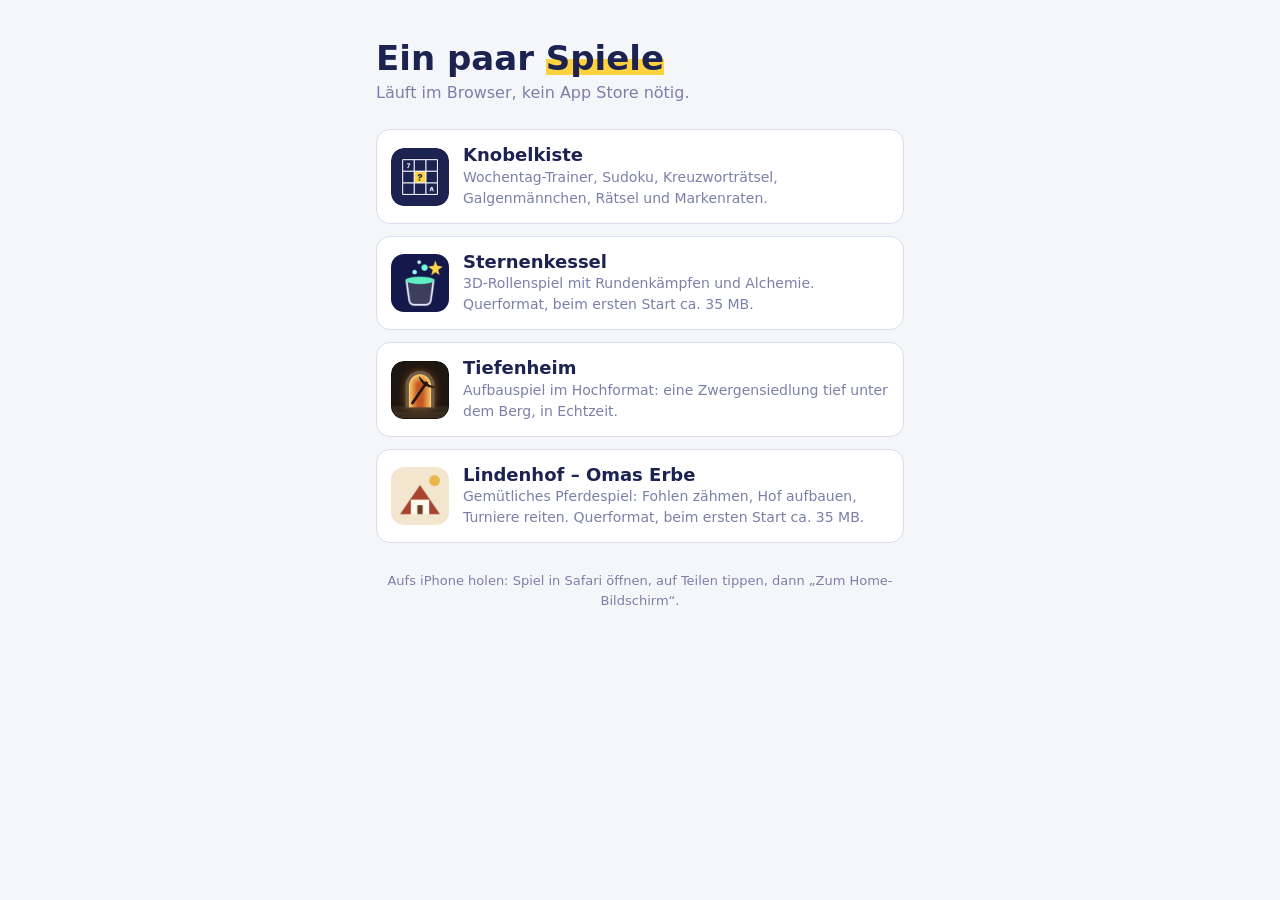
<file: index.html>
<!doctype html>
<html lang="de">
<head>
<meta charset="utf-8">
<meta name="viewport" content="width=device-width, initial-scale=1, viewport-fit=cover">
<title>Spiele</title>
<meta name="description" content="Kleine Spiele zum Knobeln, direkt im Browser.">
<meta name="theme-color" content="#1C2350">
<link rel="icon" type="image/png" href="favicon.png">
<style>
:root {
  --paper: #F5F6FA; --sheet: #FFFFFF; --ink: #1C2350; --muted: #7A80A8; --line: #D9DCEB; --marker: #FFD23F;
  --font: system-ui, -apple-system, "Segoe UI", Roboto, sans-serif;
  --round: ui-rounded, "SF Pro Rounded", "Nunito", system-ui, -apple-system, sans-serif;
  color-scheme: light;
}
@media (prefers-color-scheme: dark) {
  :root:not([data-theme="light"]) { --paper: #12152B; --sheet: #1A1E3B; --ink: #E9EBF8; --muted: #8389B4; --line: #2C3160; color-scheme: dark; }
}
* { box-sizing: border-box; }
body { margin: 0; min-height: 100vh; background: var(--paper); color: var(--ink); font: 16px/1.5 var(--font); }
main { max-width: 560px; margin: 0 auto; padding: calc(env(safe-area-inset-top) + 40px) 16px 40px; }
h1 { margin: 0 0 4px; font: 800 34px/1.1 var(--round); }
h1 mark { background: linear-gradient(transparent 52%, var(--marker) 52%, var(--marker) 92%, transparent 92%); color: inherit; }
.lead { margin: 0 0 24px; color: var(--muted); }
.list { display: grid; gap: 12px; }
a.game {
  display: grid; grid-template-columns: 58px 1fr; gap: 14px; align-items: center;
  padding: 14px; border: 1.5px solid var(--line); border-radius: 14px; background: var(--sheet);
  color: inherit; text-decoration: none;
}
a.game:hover, a.game:focus-visible { border-color: var(--ink); outline: none; }
a.game img { width: 58px; height: 58px; border-radius: 13px; display: block; }
.name { display: block; font: 700 18px/1.25 var(--round); }
.desc { display: block; font-size: 14px; color: var(--muted); }
.foot { margin-top: 28px; font-size: 13px; color: var(--muted); text-align: center; }
</style>
</head>
<body>
<main>
  <h1>Ein paar <mark>Spiele</mark></h1>
  <p class="lead">Läuft im Browser, kein App Store nötig.</p>
  <nav class="list" aria-label="Spiele">
    <a class="game" href="knobelkiste/">
      <img src="knobelkiste/icons/icon-192.png" alt="">
      <span>
        <span class="name">Knobelkiste</span>
        <span class="desc">Wochentag-Trainer, Sudoku, Kreuzworträtsel, Galgenmännchen, Rätsel und Markenraten.</span>
      </span>
    </a>
    <a class="game" href="sternenkessel/">
      <img src="sternenkessel/index.144x144.png" alt="">
      <span>
        <span class="name">Sternenkessel</span>
        <span class="desc">3D-Rollenspiel mit Rundenkämpfen und Alchemie. Querformat, beim ersten Start ca. 35 MB.</span>
      </span>
    </a>
    <a class="game" href="tiefenheim/">
      <img src="tiefenheim/icon-192.png" alt="">
      <span>
        <span class="name">Tiefenheim</span>
        <span class="desc">Aufbauspiel im Hochformat: eine Zwergensiedlung tief unter dem Berg, in Echtzeit.</span>
      </span>
    </a>
    <a class="game" href="lindenhof/">
      <img src="lindenhof/index.144x144.png" alt="">
      <span>
        <span class="name">Lindenhof – Omas Erbe</span>
        <span class="desc">Gemütliches Pferdespiel: Fohlen zähmen, Hof aufbauen, Turniere reiten. Querformat, beim ersten Start ca. 35 MB.</span>
      </span>
    </a>
  </nav>
  <p class="foot">Aufs iPhone holen: Spiel in Safari öffnen, auf Teilen tippen, dann „Zum Home-Bildschirm“.</p>
</main>
<script>
  /* Alten Offline-Speicher aus der Zeit vor dem Umbau entfernen */
  if ('serviceWorker' in navigator) {
    navigator.serviceWorker.getRegistrations().then(function (regs) {
      regs.forEach(function (r) { if (r.scope.replace(/\/$/, '').slice(-6) === '/games') r.update(); });
    }).catch(function () {});
  }
</script>
</body>
</html>
</file>
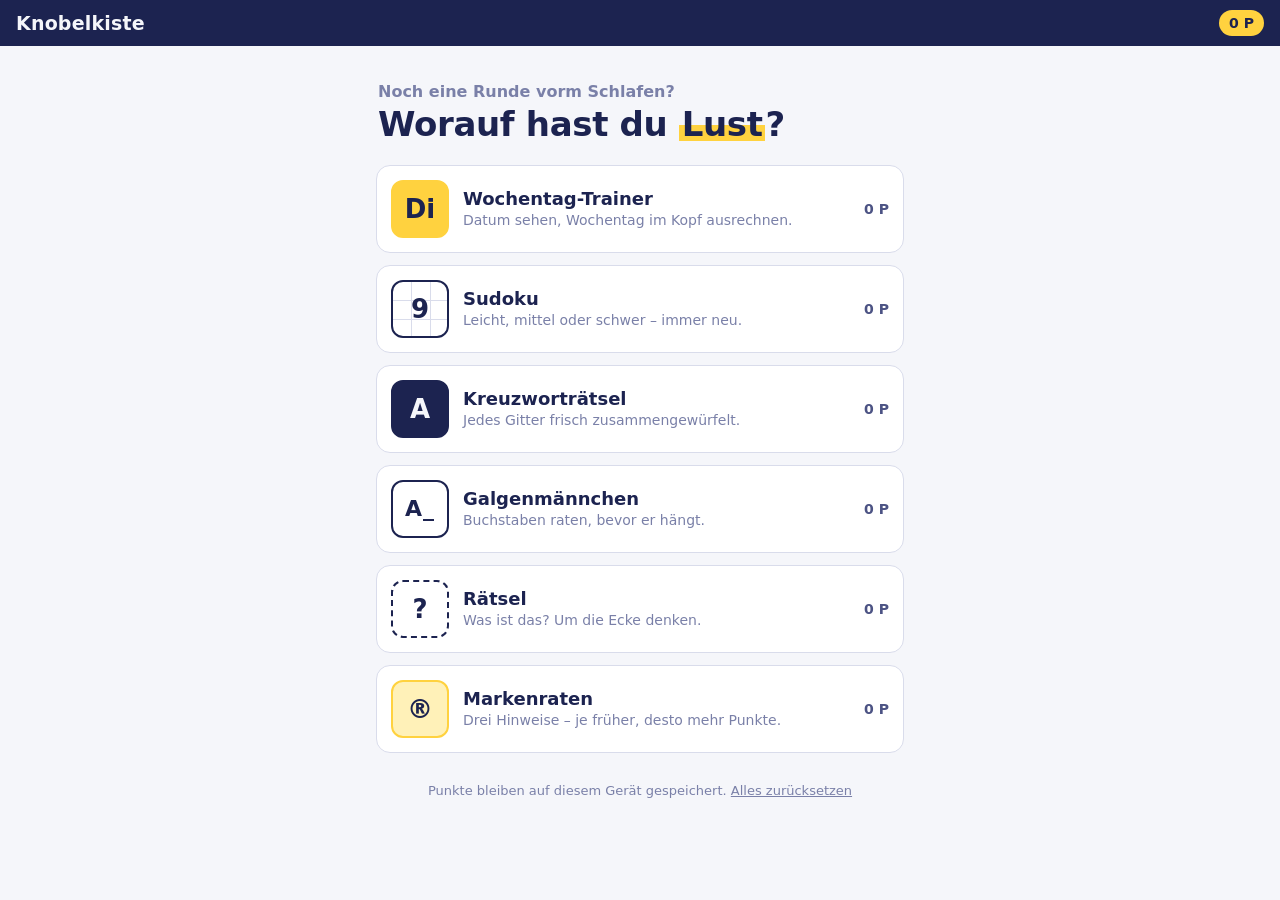
<file: knobelkiste/index.html>
<!doctype html>
<html lang="de">
<head>
<meta charset="utf-8">
<meta name="viewport" content="width=device-width, initial-scale=1, viewport-fit=cover, user-scalable=no">
<title>Knobelkiste</title>
<meta name="description" content="Wochentag-Trainer, Sudoku, Kreuzworträtsel, Galgenmännchen, Rätsel und Markenraten.">
<meta name="theme-color" content="#1C2350">
<meta name="apple-mobile-web-app-capable" content="yes">
<meta name="mobile-web-app-capable" content="yes">
<meta name="apple-mobile-web-app-status-bar-style" content="black-translucent">
<meta name="apple-mobile-web-app-title" content="Knobelkiste">
<link rel="manifest" href="manifest.webmanifest">
<link rel="icon" type="image/png" sizes="192x192" href="icons/icon-192.png">
<link rel="apple-touch-icon" href="icons/apple-touch-icon.png">
<link rel="stylesheet" href="styles.css">
</head>
<body>
<header class="topbar">
  <button class="back" id="backBtn" aria-label="Zurück" hidden>
    <svg viewBox="0 0 24 24" width="24" height="24" aria-hidden="true"><path d="M15 5l-7 7 7 7" fill="none" stroke="currentColor" stroke-width="2.4" stroke-linecap="round" stroke-linejoin="round"/></svg>
  </button>
  <h1 id="title">Knobelkiste</h1>
  <div class="score" id="totalScore" title="Gesamtpunkte"></div>
</header>
<main id="view"></main>
<div class="toast" id="toast" role="status" aria-live="polite"></div>

<script src="js/core.js"></script>
<script src="data/words.js"></script>
<script src="data/riddles.js"></script>
<script src="data/brands.js"></script>
<script src="js/home.js"></script>
<script src="js/doomsday.js"></script>
<script src="js/sudoku.js"></script>
<script src="js/crossword.js"></script>
<script src="js/riddles.js"></script>
<script src="js/hangman.js"></script>
<script src="js/brands.js"></script>
<script src="js/app.js"></script>
</body>
</html>
</file>
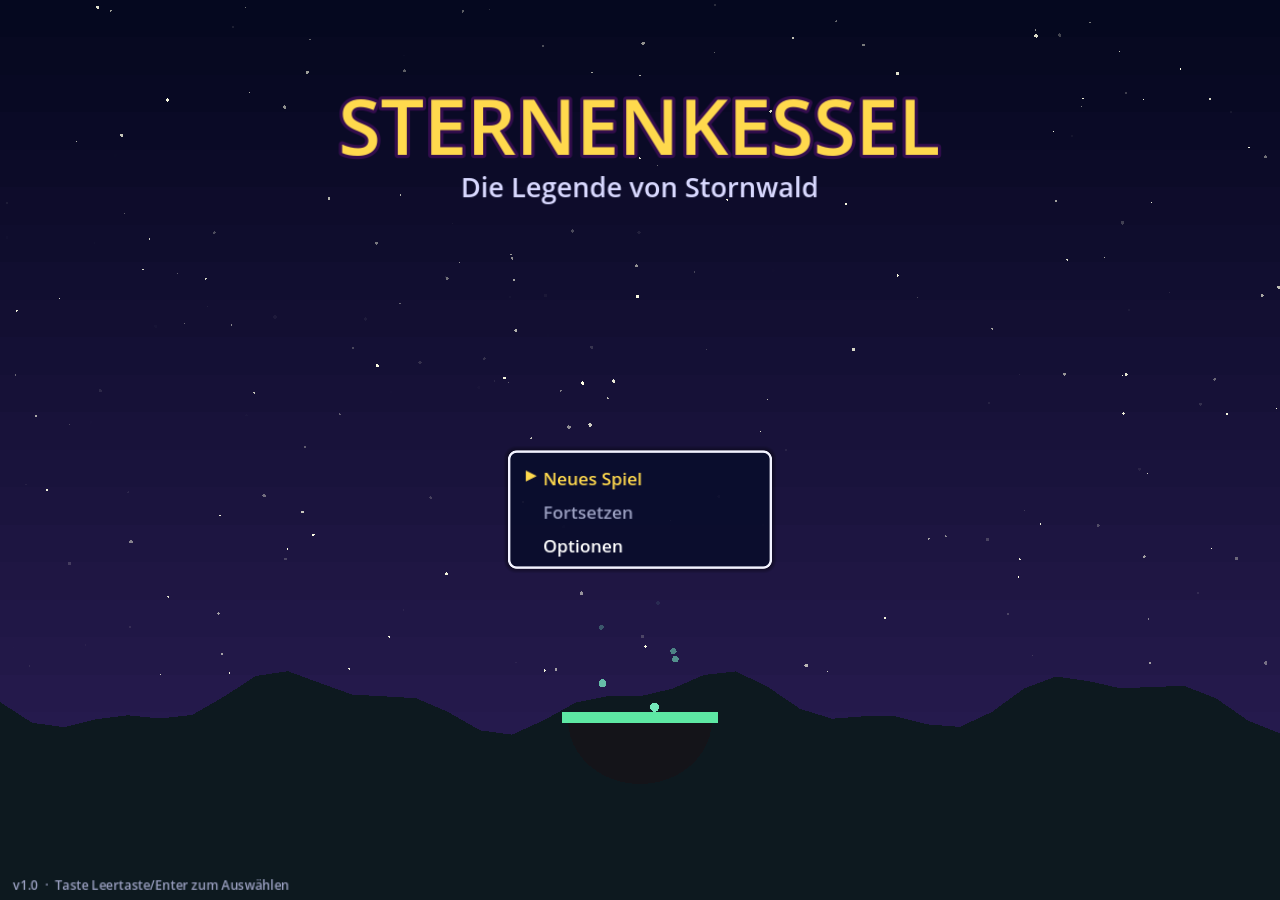
<file: sternenkessel/index.html>
<!DOCTYPE html>
<html lang="en">
	<head>
		<meta charset="utf-8">
		<meta name="viewport" content="width=device-width, user-scalable=no, initial-scale=1.0">
		<title>Sternenkessel</title>
		<style>
html, body, #canvas {
	margin: 0;
	padding: 0;
	border: 0;
}

body {
	color: white;
	background-color: black;
	overflow: hidden;
	touch-action: none;
}

#canvas {
	display: block;
}

#canvas:focus {
	outline: none;
}

#status, #status-splash, #status-progress {
	position: absolute;
	left: 0;
	right: 0;
}

#status, #status-splash {
	top: 0;
	bottom: 0;
}

#status {
	background-color: #242424;
	display: flex;
	flex-direction: column;
	justify-content: center;
	align-items: center;
	visibility: hidden;
}

#status-splash {
	max-height: 100%;
	max-width: 100%;
	margin: auto;
}

#status-progress, #status-notice {
	display: none;
}

#status-progress {
	bottom: 10%;
	width: 50%;
	margin: 0 auto;
}

#status-notice {
	background-color: #5b3943;
	border-radius: 0.5rem;
	border: 1px solid #9b3943;
	color: #e0e0e0;
	font-family: 'Noto Sans', 'Droid Sans', Arial, sans-serif;
	line-height: 1.3;
	margin: 0 2rem;
	overflow: hidden;
	padding: 1rem;
	text-align: center;
	z-index: 1;
}
		</style>
		<link id="-gd-engine-icon" rel="icon" type="image/png" href="index.icon.png" />
<link rel="apple-touch-icon" href="index.apple-touch-icon.png"/>
<link rel="manifest" href="index.manifest.json">
<meta name="apple-mobile-web-app-capable" content="yes"><meta name="mobile-web-app-capable" content="yes"><meta name="apple-mobile-web-app-title" content="Sternenkessel"><meta name="apple-mobile-web-app-status-bar-style" content="black"><meta name="theme-color" content="#080a1f">
	</head>
	<body>
		<canvas id="canvas">
			Your browser does not support the canvas tag.
		</canvas>

		<noscript>
			Your browser does not support JavaScript.
		</noscript>

		<div id="status">
			<img id="status-splash" src="index.png" alt="">
			<progress id="status-progress"></progress>
			<div id="status-notice"></div>
		</div>

		<script src="index.js"></script>
		<script>
const GODOT_CONFIG = {"args":[],"canvasResizePolicy":2,"ensureCrossOriginIsolationHeaders":false,"executable":"index","experimentalVK":false,"fileSizes":{"index.pck":293952,"index.wasm":35376909},"focusCanvas":true,"gdextensionLibs":[],"serviceWorker":"index.service.worker.js"};
const GODOT_THREADS_ENABLED = false;
const engine = new Engine(GODOT_CONFIG);

(function () {
	const statusOverlay = document.getElementById('status');
	const statusProgress = document.getElementById('status-progress');
	const statusNotice = document.getElementById('status-notice');

	let initializing = true;
	let statusMode = '';

	function setStatusMode(mode) {
		if (statusMode === mode || !initializing) {
			return;
		}
		if (mode === 'hidden') {
			statusOverlay.remove();
			initializing = false;
			return;
		}
		statusOverlay.style.visibility = 'visible';
		statusProgress.style.display = mode === 'progress' ? 'block' : 'none';
		statusNotice.style.display = mode === 'notice' ? 'block' : 'none';
		statusMode = mode;
	}

	function setStatusNotice(text) {
		while (statusNotice.lastChild) {
			statusNotice.removeChild(statusNotice.lastChild);
		}
		const lines = text.split('\n');
		lines.forEach((line) => {
			statusNotice.appendChild(document.createTextNode(line));
			statusNotice.appendChild(document.createElement('br'));
		});
	}

	function displayFailureNotice(err) {
		console.error(err);
		if (err instanceof Error) {
			setStatusNotice(err.message);
		} else if (typeof err === 'string') {
			setStatusNotice(err);
		} else {
			setStatusNotice('An unknown error occured');
		}
		setStatusMode('notice');
		initializing = false;
	}

	const missing = Engine.getMissingFeatures({
		threads: GODOT_THREADS_ENABLED,
	});

	if (missing.length !== 0) {
		if (GODOT_CONFIG['serviceWorker'] && GODOT_CONFIG['ensureCrossOriginIsolationHeaders'] && 'serviceWorker' in navigator) {
			// There's a chance that installing the service worker would fix the issue
			Promise.race([
				navigator.serviceWorker.getRegistration().then((registration) => {
					if (registration != null) {
						return Promise.reject(new Error('Service worker already exists.'));
					}
					return registration;
				}).then(() => engine.installServiceWorker()),
				// For some reason, `getRegistration()` can stall
				new Promise((resolve) => {
					setTimeout(() => resolve(), 2000);
				}),
			]).catch((err) => {
				console.error('Error while registering service worker:', err);
			}).then(() => {
				window.location.reload();
			});
		} else {
			// Display the message as usual
			const missingMsg = 'Error\nThe following features required to run Godot projects on the Web are missing:\n';
			displayFailureNotice(missingMsg + missing.join('\n'));
		}
	} else {
		setStatusMode('progress');
		engine.startGame({
			'onProgress': function (current, total) {
				if (current > 0 && total > 0) {
					statusProgress.value = current;
					statusProgress.max = total;
				} else {
					statusProgress.removeAttribute('value');
					statusProgress.removeAttribute('max');
				}
			},
		}).then(() => {
			setStatusMode('hidden');
		}, displayFailureNotice);
	}
}());
		</script>
	</body>
</html>
</file>
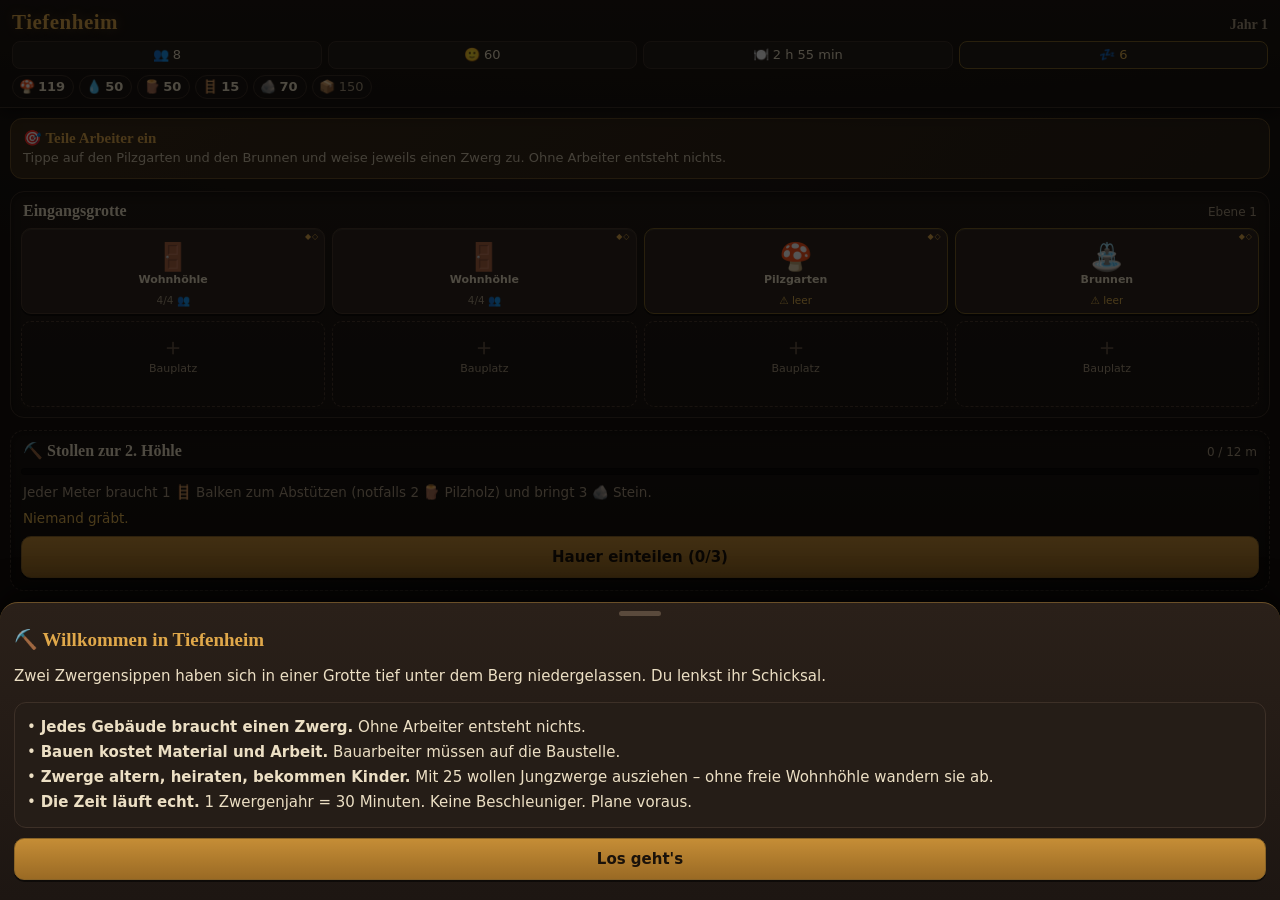
<file: tiefenheim/index.html>
<!doctype html>
<html lang="de">
<head>
<meta charset="utf-8">
<meta name="viewport" content="width=device-width, initial-scale=1, maximum-scale=1, user-scalable=no, viewport-fit=cover">
<title>Tiefenheim</title>
<meta name="description" content="Aufbauspiel: eine Zwergensiedlung tief unter dem Berg.">
<meta name="theme-color" content="#14100d">
<meta name="apple-mobile-web-app-capable" content="yes">
<meta name="mobile-web-app-capable" content="yes">
<meta name="apple-mobile-web-app-status-bar-style" content="black">
<meta name="apple-mobile-web-app-title" content="Tiefenheim">
<link rel="manifest" href="manifest.webmanifest">
<link rel="icon" type="image/png" href="icon-192.png">
<link rel="apple-touch-icon" href="apple-touch-icon.png">
<link rel="stylesheet" href="style.css">
</head>
<body>
<header>
  <div class="title"><h1>Tiefenheim</h1><span id="year"></span></div>
  <div id="stats"></div>
  <div id="res"></div>
</header>
<main><div id="view"></div></main>
<nav>
  <button data-a="tab" data-t="caves"><span>⛰️</span>Höhlen</button>
  <button data-a="tab" data-t="folk"><span>👥</span>Volk<i id="nb-folk"></i></button>
  <button data-a="tab" data-t="research"><span>📜</span>Forschung<i id="nb-research"></i></button>
  <button data-a="tab" data-t="log"><span>📖</span>Chronik</button>
</nav>
<div id="shade"></div>
<div id="sheet"><div class="grip"></div><div id="sheetBody"></div></div>
<div id="toast"></div>
<script src="data.js"></script>
<script src="sim.js"></script>
<script src="ui.js"></script>
<script>
  /* Web-Version: beim Verlassen sicher speichern (iPhone schließt Apps ohne Vorwarnung) und offline verfügbar machen */
  window.addEventListener('pagehide', function () { try { window.saveGame && window.saveGame(); } catch (e) {} });
  if ('serviceWorker' in navigator && /^https?:$/.test(location.protocol)) {
    navigator.serviceWorker.register('sw.js').catch(function () {});
  }
</script>
</body>
</html>
</file>
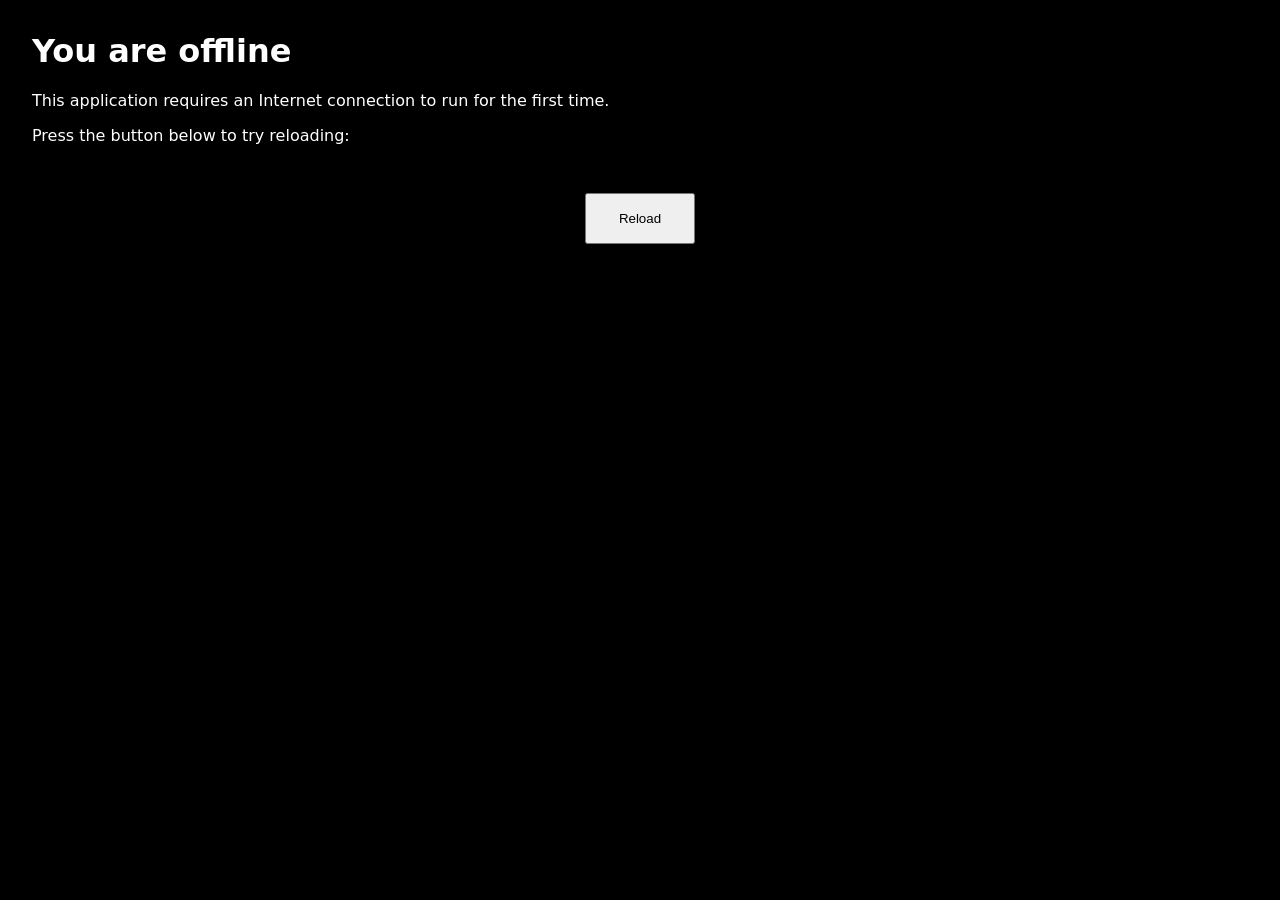
<file: lindenhof/index.offline.html>
<!DOCTYPE html>
<html lang="en">
	<head>
		<meta charset="utf-8">
		<meta http-equiv="X-UA-Compatible" content="IE=edge">
		<meta name="viewport" content="width=device-width, initial-scale=1">
		<title>You are offline</title>
		<style>
html {
	background-color: #000000;
	color: #ffffff;
}

body {
	font-family: system-ui, -apple-system, "Segoe UI", Roboto, "Helvetica Neue", Arial, "Noto Sans", sans-serif, "Apple Color Emoji", "Segoe UI Emoji", "Segoe UI Symbol", "Noto Color Emoji";
	margin: 2rem;
}

p {
	margin-block: 1rem;
}

button {
	display: block;
	padding: 1rem 2rem;
	margin: 3rem auto 0;
}
		</style>
	</head>
	<body>
		<h1>You are offline</h1>
		<p>This application requires an Internet connection to run for the first time.</p>
		<p>Press the button below to try reloading:</p>
		<button type="button">Reload</button>
		<script>
document.querySelector('button').addEventListener('click', () => {
	window.location.reload();
});
		</script>
	</body>
</html>
</file>
<file: knobelkiste/styles.css>
/* Knobelkiste – Rätselheft-Look: Tinte auf Papier, gelber Textmarker */
:root {
  --paper: #F5F6FA;
  --sheet: #FFFFFF;
  --ink: #1C2350;
  --ink-soft: #4C5384;
  --muted: #7A80A8;
  --line: #D9DCEB;
  --line-strong: #1C2350;
  --marker: #FFD23F;
  --marker-soft: #FFF1B8;
  --peer: #EEF0FA;
  --ok: #17885B;
  --ok-soft: #DDF3E8;
  --bad: #C93A3A;
  --bad-soft: #FBE3E3;
  --radius: 14px;
  --font: system-ui, -apple-system, "Segoe UI", Roboto, "Helvetica Neue", sans-serif;
  --font-round: ui-rounded, "SF Pro Rounded", "Nunito", system-ui, -apple-system, sans-serif;
  color-scheme: light;
}
@media (prefers-color-scheme: dark) {
  :root:not([data-theme="light"]) {
    --paper: #12152B; --sheet: #1A1E3B; --ink: #E9EBF8; --ink-soft: #B7BCE0; --muted: #8389B4;
    --line: #2C3160; --line-strong: #9FA6DA; --marker: #FFD23F; --marker-soft: #4A4220;
    --peer: #222754; --ok: #4CC891; --ok-soft: #173A2E; --bad: #FF7B7B; --bad-soft: #43202A;
    color-scheme: dark;
  }
}

[hidden] { display: none !important; }
* { box-sizing: border-box; -webkit-tap-highlight-color: transparent; }
html { -webkit-text-size-adjust: 100%; }
body {
  margin: 0; min-height: 100vh; background: var(--paper); color: var(--ink);
  font-family: var(--font); font-size: 16px; line-height: 1.5;
  padding-bottom: env(safe-area-inset-bottom);
  overscroll-behavior-y: none;
}
button { font: inherit; color: inherit; cursor: pointer; }
button:focus-visible, input:focus-visible, summary:focus-visible { outline: 3px solid var(--marker); outline-offset: 2px; }
mark { background: linear-gradient(transparent 52%, var(--marker) 52%, var(--marker) 92%, transparent 92%); color: inherit; padding: 0 .08em; }

/* ---- Kopfzeile ---- */
.topbar {
  position: sticky; top: 0; z-index: 10;
  display: flex; align-items: center; gap: 8px;
  padding: calc(env(safe-area-inset-top) + 10px) 16px 10px;
  background: var(--ink); color: var(--paper);
}
@media (prefers-color-scheme: dark) { :root:not([data-theme="light"]) .topbar { background: #0C0E20; color: var(--ink); } }
.topbar h1 { flex: 1; margin: 0; font: 700 19px/1.2 var(--font-round); letter-spacing: .01em; white-space: nowrap; overflow: hidden; text-overflow: ellipsis; }
.back { border: 0; background: none; padding: 6px; margin-left: -8px; border-radius: 10px; display: grid; place-items: center; }
.back:active { background: rgba(255,255,255,.12); }
.score { font: 700 14px/1 var(--font-round); background: var(--marker); color: #1C2350; padding: 6px 10px; border-radius: 999px; font-variant-numeric: tabular-nums; }

.view { max-width: 560px; margin: 0 auto; padding: 16px 16px 40px; }

/* ---- Allgemeine Bedienelemente ---- */
.btn { border: 0; border-radius: 12px; padding: 13px 18px; font-weight: 650; font-size: 16px; }
.btn.primary { background: var(--ink); color: var(--paper); }
.btn.primary:active { transform: translateY(1px); }
.btn.ghost { background: transparent; border: 1.5px solid var(--line); color: var(--ink-soft); }
.btn.wide { width: 100%; display: block; margin-top: 12px; }
.tool {
  border: 1.5px solid var(--line); background: var(--sheet); border-radius: 10px;
  padding: 9px 4px; font-size: 14px; font-weight: 600; color: var(--ink-soft); min-height: 42px;
}
.tool:active { background: var(--peer); }
.tool.on { background: var(--marker); border-color: var(--marker); color: #1C2350; }
.seg { display: flex; background: var(--sheet); border: 1.5px solid var(--line); border-radius: 12px; padding: 3px; gap: 3px; }
.seg-btn { flex: 1; border: 0; background: transparent; border-radius: 9px; padding: 8px 4px; font-size: 14px; font-weight: 600; color: var(--ink-soft); white-space: nowrap; }
.seg-btn.on { background: var(--ink); color: var(--paper); }
.hint-small { color: var(--muted); font-size: 13px; text-align: center; margin: 12px 0; }
.linkish { border: 0; background: none; padding: 0; text-decoration: underline; color: var(--muted); font-size: inherit; }

.toast {
  position: fixed; left: 50%; bottom: calc(env(safe-area-inset-bottom) + 24px);
  transform: translate(-50%, 20px); opacity: 0; pointer-events: none;
  background: var(--ink); color: var(--paper); padding: 10px 16px; border-radius: 12px;
  font-size: 14px; font-weight: 600; max-width: calc(100% - 32px); text-align: center;
  transition: opacity .2s, transform .2s; z-index: 50;
}
.toast.show { opacity: 1; transform: translate(-50%, 0); }
.toast.bad { background: var(--bad); color: #fff; }
.toast.ok { background: var(--ok); color: #fff; }

/* ---- Startseite ---- */
.hero { padding: 18px 2px 22px; }
.hero-greet { margin: 0 0 2px; color: var(--muted); font-weight: 600; }
.hero-title { margin: 0; font: 800 34px/1.1 var(--font-round); letter-spacing: -.01em; }
.tiles { display: grid; gap: 12px; }
.tile {
  display: grid; grid-template-columns: 58px 1fr auto; align-items: center; gap: 14px;
  text-align: left; padding: 14px; border: 1.5px solid var(--line); border-radius: var(--radius);
  background: var(--sheet);
}
.tile:active { border-color: var(--ink); }
.tile-glyph {
  width: 58px; height: 58px; display: grid; place-items: center;
  font: 800 26px/1 var(--font-round); border-radius: 12px; border: 2px solid var(--ink);
}
.tile-doomsday .tile-glyph { background: var(--marker); color: #1C2350; border-color: var(--marker); }
.tile-sudoku .tile-glyph { background-image: linear-gradient(var(--line) 1px, transparent 1px), linear-gradient(90deg, var(--line) 1px, transparent 1px); background-size: 19px 19px; background-position: -1px -1px; }
.tile-kreuzwort .tile-glyph { background: var(--ink); color: var(--paper); }
.tile-raetsel .tile-glyph { border-style: dashed; }
.tile-body { display: flex; flex-direction: column; min-width: 0; }
.tile-name { font: 700 18px/1.25 var(--font-round); }
.tile-desc { font-size: 14px; color: var(--muted); }
.tile-pts { font-weight: 700; font-size: 14px; color: var(--ink-soft); font-variant-numeric: tabular-nums; }
.foot { margin-top: 28px; text-align: center; color: var(--muted); font-size: 13px; }

/* ---- Wochentag-Trainer ---- */
.dd-controls { display: grid; gap: 8px; }
.dd-stats { display: grid; grid-template-columns: repeat(4, 1fr); gap: 6px; margin: 14px 0; }
.stat { text-align: center; }
.stat b { display: block; font: 800 20px/1.1 var(--font-round); font-variant-numeric: tabular-nums; }
.stat span { font-size: 11.5px; color: var(--muted); }
.dd-card { background: var(--sheet); border: 2px solid var(--ink); border-radius: 18px; padding: 18px 16px 12px; text-align: center; }
.dd-ask { margin: 0; color: var(--muted); font-size: 14px; }
.dd-date { margin: 6px 0 0; font: 800 34px/1.15 var(--font-round); letter-spacing: -.01em; }
.dd-date .dd-yr { background: linear-gradient(transparent 55%, var(--marker) 55%, var(--marker) 92%, transparent 92%); }
.dd-year { font-size: 56px; }
.dd-clock { margin: 6px 0 0; color: var(--muted); font-variant-numeric: tabular-nums; font-size: 14px; }
.dd-answers { display: grid; grid-template-columns: repeat(4, 1fr); gap: 8px; margin-top: 14px; }
.dd-answers .dd-ans:nth-child(7) { grid-column: span 2; }
.dd-ans {
  border: 1.5px solid var(--line); background: var(--sheet); border-radius: 12px; padding: 10px 2px;
  display: flex; flex-direction: column; align-items: center; min-height: 62px; justify-content: center;
}
.dd-ans:active { border-color: var(--ink); }
.dd-ans-short { font: 800 20px/1.1 var(--font-round); }
.dd-ans-long { font-size: 11px; color: var(--muted); }
.dd-ans.right { background: var(--ok); border-color: var(--ok); color: #fff; }
.dd-ans.right .dd-ans-long, .dd-ans.wrong .dd-ans-long { color: rgba(255,255,255,.85); }
.dd-ans.wrong { background: var(--bad); border-color: var(--bad); color: #fff; }
.dd-ans:disabled { cursor: default; }
.dd-after { margin-top: 6px; }
.verdict { margin: 12px 0 0; font-weight: 700; text-align: center; font-size: 17px; }
.verdict.ok { color: var(--ok); }
.verdict.bad { color: var(--bad); }
.explain { margin-top: 12px; background: var(--sheet); border: 1.5px solid var(--line); border-radius: 12px; padding: 10px 14px; }
.explain summary { font-weight: 700; cursor: pointer; }
.steps { list-style: none; margin: 10px 0 2px; padding: 0; display: grid; gap: 8px; counter-reset: s; }
.steps li { display: grid; grid-template-columns: 1fr; padding-left: 30px; position: relative; counter-increment: s; }
.steps li::before {
  content: counter(s); position: absolute; left: 0; top: 1px; width: 21px; height: 21px; border-radius: 50%;
  border: 1.5px solid var(--ink-soft); display: grid; place-items: center; font-size: 12px; font-weight: 700;
}
.steps li.final::before { background: var(--marker); border-color: var(--marker); color: #1C2350; }
.step-k { font-size: 13px; color: var(--muted); }
.step-v { font-weight: 600; font-variant-numeric: tabular-nums; }
.steps li.final .step-v { font-weight: 800; }

.learn { background: var(--sheet); border-radius: 16px; border: 1.5px solid var(--line); padding: 4px 18px 18px; }
.learn h3 { font: 700 18px/1.3 var(--font-round); margin: 22px 0 6px; }
.learn p { margin: 6px 0; }
.learn .lead { font-size: 17px; margin-top: 16px; }
.learn .tip { background: var(--marker-soft); padding: 10px 12px; border-radius: 10px; }
.learn ol.plain { margin: 6px 0; padding-left: 22px; }
.tbl { width: 100%; border-collapse: collapse; font-size: 15px; }
.tbl th, .tbl td { text-align: left; padding: 7px 4px; border-bottom: 1px solid var(--line); vertical-align: top; }
.tbl th { font-weight: 600; width: 50%; }

/* ---- Sudoku ---- */
.su-head { display: flex; justify-content: space-between; margin: 12px 2px 8px; font-weight: 650; color: var(--ink-soft); font-variant-numeric: tabular-nums; }
.su-board {
  display: grid; grid-template-columns: repeat(9, 1fr); aspect-ratio: 1;
  border: 2.5px solid var(--line-strong); border-radius: 8px; overflow: hidden; background: var(--sheet);
  transition: opacity .2s;
}
.su-board.loading { opacity: .3; }
.su-cell {
  border: 0; border-right: 1px solid var(--line); border-bottom: 1px solid var(--line); border-color: var(--line);
  background: var(--sheet); padding: 0; display: grid; place-items: center;
  font: 600 clamp(18px, 6vw, 28px)/1 var(--font-round); color: #3346C8; aspect-ratio: 1;
}
@media (prefers-color-scheme: dark) { :root:not([data-theme="light"]) .su-cell { color: #9FB0FF; } }
.su-cell.br { border-right: 2px solid var(--line-strong); }
.su-cell.bb { border-bottom: 2px solid var(--line-strong); }
.su-cell:nth-child(9n) { border-right: 0; }
.su-cell:nth-child(n+73) { border-bottom: 0; }
.su-cell.given { color: var(--ink); font-weight: 800; }
.su-cell.peer { background: var(--peer); }
.su-cell.same { background: var(--marker-soft); }
.su-cell.sel { background: var(--marker); color: #1C2350; }
.su-cell.bad { color: var(--bad); background: var(--bad-soft); }
.su-cell.sel.bad { background: var(--marker); color: var(--bad); }
.notes { display: grid; grid-template-columns: repeat(3, 1fr); width: 100%; height: 100%; padding: 1px; }
.notes span { font: 600 clamp(8px, 2.4vw, 11px)/1 var(--font); color: var(--muted); display: grid; place-items: center; }
.su-pad { display: grid; grid-template-columns: repeat(9, 1fr); gap: 5px; margin-top: 14px; }
.su-num {
  border: 1.5px solid var(--line); background: var(--sheet); border-radius: 10px; padding: 8px 0 4px;
  font: 700 22px/1 var(--font-round); display: flex; flex-direction: column; align-items: center; gap: 3px;
}
.su-num small { font-size: 10px; color: var(--muted); font-weight: 600; }
.su-num.used { opacity: .35; }
.su-num:active { background: var(--marker); }
.su-tools { display: grid; grid-template-columns: repeat(5, 1fr); gap: 6px; margin-top: 10px; }
.su-tools .tool { font-size: 12.5px; padding: 9px 2px; }
.su-win, .cw-win { text-align: center; background: var(--marker); color: #1C2350; border-radius: 16px; padding: 14px; margin-top: 12px; }
.su-win h3, .cw-win h3 { margin: 0; font: 800 22px/1.2 var(--font-round); }
.su-win p, .cw-win p { margin: 4px 0 10px; font-weight: 600; }
.su-win .btn.primary, .cw-win .btn.primary { background: #1C2350; color: #fff; }

/* ---- Kreuzworträtsel ---- */
.cw-top { display: grid; grid-template-columns: 1.4fr 1fr 1fr 1fr; gap: 6px; }
.cw-wrap { display: flex; justify-content: center; margin: 16px 0 6px; }
.cw-grid { display: grid; gap: 0; --cw: 30px; }
.cw-cell {
  width: var(--cw); height: var(--cw); position: relative; background: var(--sheet);
  border: 1px solid var(--line-strong); margin: 0 -1px -1px 0; display: grid; place-items: center; cursor: pointer;
}
.cw-cell.void { background: transparent; border-color: transparent; cursor: default; }
.cw-cell i { position: absolute; top: 1px; left: 2px; font: 600 calc(var(--cw) * .27)/1 var(--font); font-style: normal; color: var(--ink-soft); }
.cw-cell b { font: 700 calc(var(--cw) * .55)/1 var(--font-round); text-transform: uppercase; }
.cw-cell.word { background: var(--marker-soft); }
.cw-cell.sel { background: var(--marker); color: #1C2350; box-shadow: inset 0 0 0 2.5px #1C2350; z-index: 1; }
.cw-cell.sel i { color: #1C2350; }
.cw-cell.bad b { color: var(--bad); }
.cw-cell.solved { background: var(--ok-soft); }
.kb {
  position: sticky; bottom: 0; background: var(--paper); padding: 8px 0 calc(env(safe-area-inset-bottom) + 6px);
  margin: 8px -16px 0; padding-left: 6px; padding-right: 6px; border-top: 1px solid var(--line); z-index: 5;
}
.cw-current { margin: 0 6px 8px; font-weight: 650; font-size: 14.5px; min-height: 2.6em; line-height: 1.3; }
.kb-row { display: flex; justify-content: center; gap: 5px; margin-bottom: 6px; }
.kb-key {
  flex: 1; max-width: 44px; height: 46px; border: 0; border-radius: 8px; background: var(--sheet);
  box-shadow: 0 1px 0 var(--line); font: 650 18px/1 var(--font-round); padding: 0;
}
.kb-key:active { background: var(--marker); color: #1C2350; }
.kb-key.kb-wide { max-width: 66px; flex: 1.5; background: var(--peer); }
.cw-clues { display: grid; gap: 4px; }
.cw-clues h3 { font: 700 17px/1.3 var(--font-round); margin: 14px 0 6px; }
.cw-list { list-style: none; margin: 0; padding: 0; }
.cw-list li { padding: 8px 10px; border-radius: 9px; cursor: pointer; font-size: 15px; }
.cw-list li b { font-variant-numeric: tabular-nums; }
.cw-list li.on { background: var(--marker-soft); }
.cw-list li.full { color: var(--muted); }

/* ---- Rätsel ---- */
.rt-card { background: var(--sheet); border: 2px solid var(--ink); border-radius: 18px; padding: 16px; }
.rt-meta { margin: 0 0 8px; color: var(--muted); font-size: 13px; }
.rt-q { margin: 0 0 16px; font: 600 21px/1.4 var(--font-round); }
.rt-q::before { content: "„"; }
.rt-q::after { content: "“"; }
.rt-form { display: flex; gap: 8px; }
.rt-input {
  flex: 1; min-width: 0; border: 1.5px solid var(--line); border-radius: 12px; padding: 12px; font: inherit; font-size: 17px;
  background: var(--paper); color: var(--ink);
}
.rt-input:focus { border-color: var(--ink); outline: none; }
.rt-hint { background: var(--marker-soft); border-radius: 10px; padding: 8px 12px; font-size: 14px; margin: 0 0 12px; }
.rt-hint:empty { display: none; }
.rt-feedback { margin: 10px 0 0; font-weight: 650; min-height: 1.5em; }
.rt-feedback.bad { color: var(--bad); }
.rt-feedback.ok { color: var(--ok); }
.rt-feedback.neutral { color: var(--muted); }
.rt-answer { margin: 2px 0 0; font: 800 30px/1.2 var(--font-round); }
.rt-answer { display: inline-block; background: linear-gradient(transparent 55%, var(--marker) 55%, var(--marker) 92%, transparent 92%); }
.rt-note { color: var(--ink-soft); font-size: 14px; margin: 6px 0 0; }
.rt-tools { display: grid; grid-template-columns: repeat(3, 1fr); gap: 6px; margin-top: 12px; }

@media (prefers-reduced-motion: reduce) { * { transition: none !important; } }
@media (min-width: 600px) {
  .cw-clues { grid-template-columns: 1fr 1fr; gap: 16px; }
  .kb { margin-left: 0; margin-right: 0; border-radius: 14px 14px 0 0; }
}

/* ---- Startseite: neue Kacheln ---- */
.tile-galgen .tile-glyph { font-size: 22px; letter-spacing: .04em; }
.tile-marken .tile-glyph { background: var(--marker-soft); border-color: var(--marker); }

/* ---- Galgenmännchen ---- */
.hg-score { margin: 0 2px 8px; color: var(--muted); font-size: 13px; text-align: center; }
.hg-stage { background: var(--sheet); border: 2px solid var(--ink); border-radius: 18px; padding: 12px 12px 6px; text-align: center; }
.hg-draw { display: flex; justify-content: center; }
.hg-svg { width: 150px; height: 170px; stroke: var(--ink); stroke-width: 5; stroke-linecap: round; fill: none; }
.hg-svg > * { animation: hg-in .25s ease-out; }
@keyframes hg-in { from { opacity: 0; } to { opacity: 1; } }
.hg-lives { margin: 2px 0 4px; color: var(--muted); font-size: 13px; min-height: 1.4em; font-variant-numeric: tabular-nums; }
.hg-word { display: flex; flex-wrap: wrap; justify-content: center; gap: 6px; margin: 18px 0 6px; }
.hg-letter {
  width: 30px; height: 40px; border-bottom: 3px solid var(--ink); display: grid; place-items: end center;
  font: 800 26px/1.2 var(--font-round);
}
.hg-letter.shown { color: var(--ink); }
.hg-letter.missed { color: var(--bad); }
.hg-hint { text-align: center; font-size: 14px; color: var(--ink-soft); min-height: 1.5em; margin: 6px 0; }
.hg-kb { margin-top: 10px; }
.kb-key.hit { background: var(--ok); color: #fff; }
.kb-key.miss { background: transparent; color: var(--muted); box-shadow: none; text-decoration: line-through; }
.kb-key:disabled { cursor: default; }
.kb-key:disabled:not(.hit):not(.miss) { opacity: .45; }
.hg-tools { display: grid; grid-template-columns: 1.6fr 1fr; gap: 6px; margin-top: 10px; }
.hg-result { text-align: center; border-radius: 16px; padding: 14px; margin-top: 10px; }
.hg-result.won { background: var(--marker); color: #1C2350; }
.hg-result.lost { background: var(--bad-soft); color: var(--ink); }
.hg-result h3 { margin: 0; font: 800 22px/1.2 var(--font-round); }
.hg-result p { margin: 4px 0 10px; font-weight: 600; }
.hg-result.won .btn.primary { background: #1C2350; color: #fff; }

/* ---- Markenraten ---- */
.mk-ask { margin: 0 0 12px; font: 700 21px/1.3 var(--font-round); }
.mk-hints { list-style: none; margin: 0 0 14px; padding: 0; display: grid; gap: 8px; }
.mk-hints li { display: grid; grid-template-columns: 40px 1fr; gap: 10px; align-items: start; padding: 10px 12px; border-radius: 12px; border: 1.5px solid var(--line); }
.mk-hints li.open { background: var(--paper); }
.mk-hints li.locked { border-style: dashed; color: var(--muted); }
.mk-pts { font: 800 14px/1.6 var(--font-round); color: var(--ink-soft); font-variant-numeric: tabular-nums; }
.mk-hints li.open .mk-pts { color: #1C2350; background: var(--marker); border-radius: 6px; text-align: center; }
.mk-txt { font-size: 15.5px; line-height: 1.45; }
.mk-tools { grid-template-columns: 1.4fr 1fr; }
</file>
<file: tiefenheim/style.css>
:root{
  --bg:#14100d; --bg2:#1c1612; --panel:#251d17; --panel2:#2f251d; --line:#3d3027;
  --text:#ecdfc4; --muted:#a8977e; --gold:#e0a84a; --ember:#e2763a; --good:#8fbf63; --bad:#d4634a; --warn:#e3b24f;
  --serif:"Noto Serif","Georgia","Times New Roman",serif;
  --sans:system-ui,-apple-system,"Roboto","Segoe UI",sans-serif;
}
*{box-sizing:border-box;-webkit-tap-highlight-color:transparent}
html,body{margin:0;height:100%;background:var(--bg);color:var(--text);font:15px/1.4 var(--sans);overflow:hidden;
  user-select:none;-webkit-user-select:none}
body{display:flex;flex-direction:column;
  background:radial-gradient(120% 60% at 50% 0%,#2a1f17 0%,var(--bg) 60%) fixed}
header{flex:0 0 auto;padding:10px 12px 6px;background:linear-gradient(#1d1611,#16110ecc);border-bottom:1px solid var(--line);
  box-shadow:0 4px 14px #0008;z-index:2}
.title{display:flex;align-items:baseline;justify-content:space-between}
h1{margin:0;font:700 21px var(--serif);color:var(--gold);letter-spacing:.5px;text-shadow:0 0 12px #e0a84a44}
#year{font:600 14px var(--serif);color:var(--muted)}
#stats{display:flex;gap:6px;margin:6px 0}
.st{flex:1;text-align:center;background:var(--panel);border:1px solid var(--line);border-radius:8px;padding:4px 2px;font-size:13px;white-space:nowrap}
.st.warn{border-color:#7a6127;color:var(--warn)} .st.bad{border-color:#7a3426;color:var(--bad)}
#res{display:flex;gap:5px;overflow-x:auto;scrollbar-width:none;padding-bottom:2px}
#res::-webkit-scrollbar{display:none}
.r{flex:0 0 auto;background:var(--bg2);border:1px solid var(--line);border-radius:14px;padding:2px 8px 2px 6px;font-size:13px}
.r b{margin-left:3px;font-weight:600} .r.full{border-color:#7a6127} .r.full b{color:var(--warn)} .r.zero b{color:var(--bad)}
.r.cap{color:var(--muted)}
main{flex:1 1 auto;overflow-y:auto;-webkit-overflow-scrolling:touch;padding:10px 10px 90px}
nav{position:fixed;left:0;right:0;bottom:0;display:flex;background:#120e0bf2;border-top:1px solid var(--line);
  padding-bottom:env(safe-area-inset-bottom);z-index:3}
nav button{flex:1;background:none;border:0;color:var(--muted);font:12px var(--sans);padding:7px 0 8px;position:relative}
nav button span{display:block;font-size:21px;line-height:1.2;filter:grayscale(.7);opacity:.7}
nav button.on{color:var(--gold)} nav button.on span{filter:none;opacity:1}
nav i{position:absolute;top:3px;left:55%;font-style:normal;background:var(--ember);color:#fff;border-radius:9px;font-size:11px;
  min-width:17px;padding:0 4px;line-height:17px} nav i:empty{display:none}

.goal{background:linear-gradient(135deg,#3a2a17,#2a2016);border:1px solid #6a4f28;border-radius:12px;padding:10px 12px;margin-bottom:12px}
.gt{font:700 15px var(--serif);color:var(--gold)} .gh{font-size:13px;color:var(--text);opacity:.85;margin-top:2px}
.cave{background:linear-gradient(#211a14,#1a1410);border:1px solid var(--line);border-radius:14px;padding:10px;margin-bottom:12px;
  box-shadow:inset 0 2px 10px #0006}
.cave h2{display:flex;justify-content:space-between;align-items:baseline;margin:0 2px 8px;font:700 16px var(--serif)}
.cave h2 small{font:12px var(--sans);color:var(--muted)}
.grid{display:grid;grid-template-columns:repeat(4,1fr);gap:7px}
.slot{position:relative;background:var(--panel2);border:1px solid #4a3a2d;border-radius:10px;min-height:86px;padding:6px 3px 5px;
  text-align:center;display:flex;flex-direction:column;align-items:center;justify-content:flex-start;
  box-shadow:0 2px 0 #0007,inset 0 1px 0 #ffffff10}
.slot:active{transform:translateY(1px)}
.slot .ic{font-size:27px;line-height:1.15;margin-top:6px}
.slot .nm{font-size:11px;line-height:1.15;margin-top:2px;font-weight:600}
.slot .sub{font-size:10.5px;color:var(--muted);margin-top:auto;white-space:nowrap;overflow:hidden;text-overflow:ellipsis;max-width:100%}
.slot .sub.ok{color:var(--good)} .w,.slot .sub.w{color:var(--warn)}
.slot .pips{position:absolute;top:2px;right:5px;font-size:8px;color:var(--gold);letter-spacing:1px}
.slot.empty{background:transparent;border:1.5px dashed #4a3a2d;box-shadow:none}
.slot.empty .ic{color:#6b5848;font-size:24px} .slot.empty .nm{color:var(--muted);font-weight:400}
.slot.dep{border-color:#5e5236;background:#2a24180a}
.slot.site{background:repeating-linear-gradient(135deg,#2f251d 0 8px,#33291f 8px 16px);border-color:#7a5a2a}
.slot.site .ic{opacity:.55}
.slot.warnb{border-color:#7a6127}
.slot .bar{width:85%;margin-top:auto}
.bar{height:7px;background:#0007;border-radius:5px;overflow:hidden;border:1px solid #0005}
.bar i{display:block;height:100%;background:linear-gradient(90deg,#b07a2a,var(--gold));border-radius:5px;transition:width .9s linear}
.bar.dig i{background:linear-gradient(90deg,#7a5a3a,#c08a5a)}
.cave.dig{background:linear-gradient(#1a1410,#110d0a);border-style:dashed}
.cave p{margin:8px 2px;font-size:13.5px}
.muted{color:var(--muted)} .ok{color:var(--good)} .bad{color:var(--bad)}

.btn{display:block;width:100%;margin:8px 0 2px;padding:11px 12px;border-radius:10px;border:1px solid #8a6427;
  background:linear-gradient(#c58d36,#9a6a24);color:#1a120a;font:700 15px var(--sans);box-shadow:0 2px 0 #0008}
.btn:active{transform:translateY(1px)} .btn[disabled]{opacity:.38;filter:grayscale(.6)}
.btn.ghost{background:transparent;color:var(--text);border-color:var(--line);box-shadow:none;font-weight:500}
.btn.sm{padding:7px 10px;font-size:13.5px;width:auto;display:inline-block}
.btn.danger{background:#5a2218;border-color:#8a3a2a;color:#f3d6c8}
.btns{display:flex;gap:8px;flex-wrap:wrap} .btns .btn{flex:1}

.card{background:var(--panel);border:1px solid var(--line);border-radius:12px;padding:10px 12px;margin-bottom:10px}
.card p{margin:4px 0}
.card.row{display:flex;padding:8px 4px}
.sum{flex:1;text-align:center;font-size:11.5px;color:var(--muted)} .sum b{display:block;font:700 19px var(--serif);color:var(--text)}
.rt{font:700 15px var(--serif);margin-bottom:5px}
.card.cur{border-color:#7a5a2a;background:#2d2217}
.card.res.done{opacity:.55} .card.res.locked{opacity:.6}
.costs{display:flex;flex-wrap:wrap;gap:4px;margin:6px 0}
.cost{background:var(--bg2);border:1px solid var(--line);border-radius:8px;padding:2px 7px;font-size:12.5px;white-space:nowrap}
.cost.lack{color:var(--bad);border-color:#6a2c22}
.dw{display:flex;align-items:center;gap:10px;background:var(--panel);border:1px solid var(--line);border-radius:12px;padding:8px 10px;margin-bottom:7px}
.dw.sm{background:var(--bg2);padding:7px 9px;margin:6px 0}
.dw.sel{border-color:var(--gold);background:#33271a}
.dw .av{font-size:26px;width:34px;text-align:center}
.dw .inf{flex:1;min-width:0;font-size:14px}
.dw .inf small{font-size:12px}
.dw .pct{font:700 14px var(--sans);color:var(--gold)}
.tag{font-size:11px;border-radius:6px;padding:1px 6px;border:1px solid var(--line)}
.tag.warn{color:var(--warn);border-color:#6a5524} .tag.bad{color:var(--bad);border-color:#6a2c22}
.lg{font-size:13.5px;padding:5px 0;border-bottom:1px solid #ffffff0a}
.lg small{color:var(--muted);margin-right:4px;font-size:11px}
.lg.good{color:#c5dca8} .lg.bad{color:#eaa08c} .lg.warn{color:#efd08a} .lg.gold{color:var(--gold)}
.gl{font-size:14px;padding:2px 0}

#shade{position:fixed;inset:0;background:#000a;opacity:0;pointer-events:none;transition:opacity .2s;z-index:4}
#shade.on{opacity:1;pointer-events:auto}
#sheet{position:fixed;left:0;right:0;bottom:0;max-height:86vh;background:linear-gradient(#2a2019,#1d1612);border-top:1px solid #6a4f28;
  border-radius:18px 18px 0 0;transform:translateY(105%);transition:transform .22s ease-out;z-index:5;display:flex;flex-direction:column;
  box-shadow:0 -10px 30px #000a;padding-bottom:env(safe-area-inset-bottom)}
#sheet.on{transform:none}
.grip{width:42px;height:5px;background:#5a4a3c;border-radius:3px;margin:8px auto 2px;flex:0 0 auto}
#sheetBody{overflow-y:auto;padding:4px 14px 18px}
#sheetBody h3{font:700 19px var(--serif);color:var(--gold);margin:6px 0 4px}
#sheetBody h3 small{font:13px var(--sans);color:var(--muted)}
.opt{background:var(--panel);border:1px solid var(--line);border-radius:12px;padding:10px;margin:8px 0}
.opt.locked{opacity:.5}
.oh{display:flex;align-items:center;gap:8px;font:700 15px var(--serif)} .oi{font-size:24px}
.opt p{margin:4px 0;font-size:13px}
#toast{position:fixed;left:50%;bottom:86px;transform:translate(-50%,20px);background:#3a2b1d;border:1px solid #8a6427;color:var(--text);
  padding:9px 16px;border-radius:20px;font-size:14px;opacity:0;pointer-events:none;transition:.2s;z-index:9;max-width:90%;text-align:center}
#toast.on{opacity:1;transform:translate(-50%,0)}
</file>
